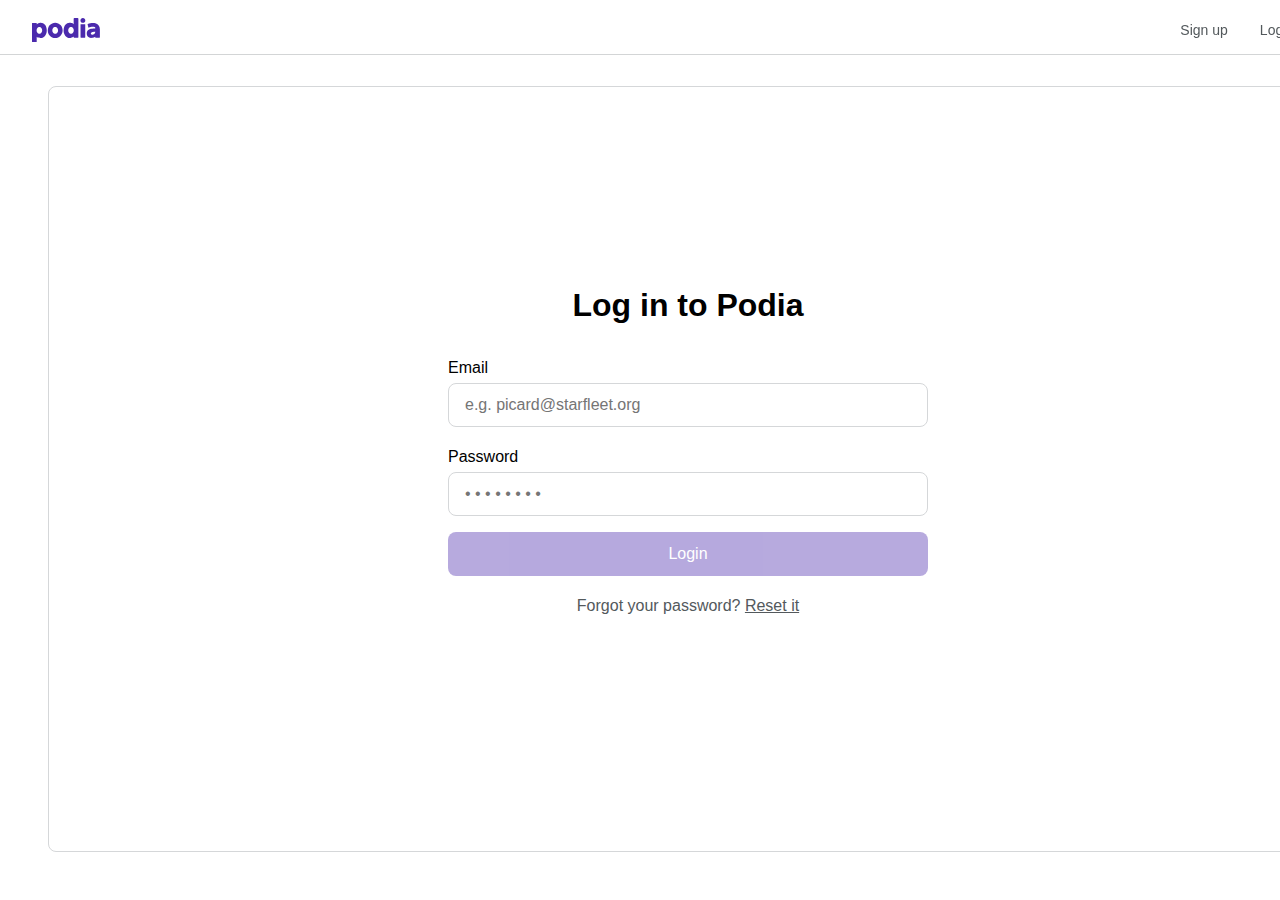
<file: login.html>
<!DOCTYPE html>
<html lang="en">

<head>
    <meta charset="UTF-8">
    <meta name="viewport" content="width=device-width, initial-scale=1.0">
    <title>Podia: Login</title>
    <link rel="stylesheet" href="login.css">
</head>

<body>
    <header class="main-nav">
        <div class="container-header-fluid">
            <div class="align-items-center">
                <div class="main-nav-logo d-flex align-items-center">
                    <a class="d-flex" href="https://app.podia.com/">
                        <svg xmlns="http://www.w3.org/2000/svg" width="99" height="35" viewBox="0 0 99 35" fill="none"
                            class="svg-primary">
                            <path
                                d="M33.7825 29.2191C32.2114 29.2191 30.7733 28.9307 29.4681 28.3539C28.1629 27.7772 27.0268 26.9906 26.06 25.9944C25.0932 24.9719 24.3439 23.7921 23.8122 22.4551C23.2804 21.118 23.0145 19.6891 23.0145 18.1685V18.0899C23.0145 16.5693 23.2804 15.1405 23.8122 13.8034C24.3681 12.4401 25.1174 11.2603 26.06 10.264C27.0268 9.24157 28.175 8.44195 29.5043 7.86517C30.8337 7.26217 32.2839 6.96067 33.855 6.96067C35.4261 6.96067 36.8643 7.26217 38.1695 7.86517C39.4989 8.44195 40.647 9.22846 41.6138 10.2247C42.5806 11.221 43.3299 12.3876 43.8616 13.7247C44.3934 15.0618 44.6593 16.4906 44.6593 18.0112V18.0899C44.6593 19.6105 44.3813 21.0524 43.8254 22.4157C43.2936 23.7528 42.5444 24.9326 41.5775 25.9551C40.6107 26.9513 39.4626 27.7509 38.1332 28.3539C36.8038 28.9307 35.3536 29.2191 33.7825 29.2191ZM33.855 22.8876C34.4835 22.8876 35.0515 22.7697 35.5591 22.5337C36.0666 22.2715 36.5017 21.9307 36.8643 21.5112C37.2268 21.0655 37.5048 20.5543 37.6982 19.9775C37.8915 19.4007 37.9882 18.7978 37.9882 18.1685V18.0899C37.9882 17.4345 37.8794 16.8184 37.6619 16.2416C37.4685 15.6386 37.1785 15.1273 36.7918 14.7079C36.4292 14.2622 35.982 13.9082 35.4503 13.6461C34.9427 13.3839 34.3868 13.2528 33.7825 13.2528C33.1541 13.2528 32.5861 13.3839 32.0785 13.6461C31.5709 13.882 31.1358 14.2228 30.7733 14.6685C30.4349 15.088 30.169 15.5861 29.9757 16.1629C29.7823 16.7397 29.6856 17.3558 29.6856 18.0112V18.0899C29.6856 18.7453 29.7823 19.3614 29.9757 19.9382C30.1932 20.515 30.4832 21.0262 30.8458 21.4719C31.2325 21.8914 31.6797 22.2322 32.1873 22.4944C32.6948 22.7566 33.2508 22.8876 33.855 22.8876Z"
                                fill="#4B2AAD"></path>
                            <path
                                d="M70.6559 3.5C70.6559 1.567 72.2229 0 74.1559 0H74.2983C76.2313 0 77.7983 1.567 77.7983 3.5V3.5C77.7983 5.433 76.2313 7 74.2983 7H74.1559C72.2229 7 70.6559 5.433 70.6559 3.5V3.5ZM70.8009 9.5C70.8009 9.22386 71.0247 9 71.3009 9H77.1532C77.4294 9 77.6532 9.22386 77.6532 9.5V28.2079C77.6532 28.484 77.4294 28.7079 77.1532 28.7079H71.3009C71.0247 28.7079 70.8009 28.484 70.8009 28.2079V9.5Z"
                                fill="#4B2AAD"></path>
                            <path fill-rule="evenodd" clip-rule="evenodd"
                                d="M54.82 29.1798C53.6598 29.1798 52.5479 28.9307 51.4844 28.4326C50.4451 27.9082 49.5266 27.1742 48.729 26.2303C47.9314 25.2865 47.2908 24.133 46.8074 22.7697C46.3482 21.4064 46.1186 19.8727 46.1186 18.1685V18.0899C46.1186 16.3595 46.3482 14.8127 46.8074 13.4494C47.2908 12.0599 47.9193 10.8933 48.6927 9.94944C49.4904 8.9794 50.4089 8.24532 51.4482 7.74719C52.5117 7.22285 53.6235 6.96067 54.7837 6.96067C54.7837 6.96067 59.302 7 60.7723 9V1C60.7723 0.447715 61.22 0 61.7723 0H66.6545C67.2068 0 67.6545 0.447715 67.6545 1V28.2079C67.6545 28.484 67.4307 28.7079 67.1545 28.7079H61.2659C60.9898 28.7079 60.7659 28.484 60.7659 28.2079V27C58.8119 29 54.82 29.1798 54.82 29.1798ZM58.4456 22.573C57.9622 22.809 57.4425 22.927 56.8866 22.927C56.3306 22.927 55.811 22.809 55.3276 22.573C54.8441 22.3371 54.4212 22.0094 54.0586 21.5899C53.696 21.1442 53.406 20.633 53.1885 20.0562C52.9709 19.4532 52.8622 18.7978 52.8622 18.0899V18.0112C52.8622 17.3034 52.9709 16.661 53.1885 16.0843C53.406 15.4813 53.696 14.97 54.0586 14.5506C54.4212 14.1049 54.8441 13.764 55.3276 13.5281C55.811 13.2921 56.3306 13.1742 56.8866 13.1742C57.4425 13.1742 57.9622 13.2921 58.4456 13.5281C58.9531 13.764 59.3882 14.1049 59.7508 14.5506C60.1133 14.97 60.3913 15.4813 60.5847 16.0843C60.8022 16.661 60.911 17.3034 60.911 18.0112V18.0899C60.911 18.7978 60.8022 19.4532 60.5847 20.0562C60.3913 20.633 60.1133 21.1442 59.7508 21.5899C59.3882 22.0094 58.9531 22.3371 58.4456 22.573Z"
                                fill="#4B2AAD"></path>
                            <path fill-rule="evenodd" clip-rule="evenodd"
                                d="M0 7.93258C0 7.65644 0.223858 7.43259 0.5 7.43259H6.38861C6.66475 7.43259 6.88861 7.65644 6.88861 7.93259V9.26405C6.88861 9.26405 8.67603 7.74719 10.8405 7.23596C11.4448 7.05243 12.1095 6.96067 12.8346 6.96067C13.9948 6.96067 15.0945 7.22285 16.1339 7.74719C17.1974 8.24532 18.1279 8.96629 18.9256 9.91011C19.7232 10.8539 20.3516 12.0075 20.8109 13.3708C21.2943 14.7341 21.536 16.2678 21.536 17.9719V18.0506C21.536 19.7809 21.2943 21.3408 20.8109 22.7303C20.3516 24.0936 19.7232 25.2603 18.9256 26.2303C18.1521 27.1742 17.2336 27.9082 16.1701 28.4326C15.1308 28.9307 14.031 29.1798 12.8708 29.1798C12.8708 29.1798 8.33168 29.1798 6.86139 27.5V34.5C6.86139 34.7761 6.63753 35 6.36139 35H0.5C0.223858 35 0 34.7761 0 34.5V7.93258ZM12.327 22.573C11.8436 22.809 11.3239 22.927 10.768 22.927C10.2121 22.927 9.68031 22.809 9.17273 22.573C8.68932 22.3371 8.26633 22.0094 7.90378 21.5899C7.54122 21.1442 7.25117 20.633 7.03363 20.0562C6.84027 19.4532 6.74359 18.7978 6.74359 18.0899V18.0112C6.74359 17.3034 6.84027 16.661 7.03363 16.0843C7.25117 15.4813 7.54122 14.97 7.90378 14.5506C8.26633 14.1049 8.68932 13.764 9.17273 13.5281C9.68031 13.2921 10.2121 13.1742 10.768 13.1742C11.3239 13.1742 11.8436 13.2921 12.327 13.5281C12.8104 13.764 13.2334 14.1049 13.5959 14.5506C13.9585 14.97 14.2486 15.4813 14.4661 16.0843C14.6836 16.661 14.7924 17.3034 14.7924 18.0112V18.0899C14.7924 18.7978 14.6836 19.4532 14.4661 20.0562C14.2486 20.6592 13.9585 21.1704 13.5959 21.5899C13.2334 22.0094 12.8104 22.3371 12.327 22.573Z"
                                fill="#4B2AAD"></path>
                            <path fill-rule="evenodd" clip-rule="evenodd"
                                d="M85.5128 13.1348C84.8201 13.3066 83.7836 13.6855 82.9398 14.0187C82.6599 14.1292 82.3445 13.9735 82.266 13.683L81.1114 9.4122C81.0473 9.1748 81.1648 8.92567 81.3911 8.82932C82.4769 8.36697 83.91 7.84612 85.0052 7.58989C86.2621 7.27528 87.7365 7.11798 89.4285 7.11798C89.4285 7.11798 99 7.11798 99 16.4775V28.2079C99 28.484 98.7761 28.7079 98.5 28.7079H92.7202C92.444 28.7079 92.2202 28.484 92.2202 28.2079V27.5C91.1584 29 86.4192 29.1798 86.4192 29.1798C80.5 28.7079 80 24 80 24C79 17.5 83.7979 15.5 87.5 15.5C91.5 15.5 92.5 15 92.5 15C92.5 13 89.4285 12.5 85.5128 13.1348ZM92.3289 20.1236C92.3289 24.2229 87 25.5 86 23.5C85 21 88 19.5 92.3289 20.1236Z"
                                fill="#4B2AAD"></path>
                        </svg>
                    </a>
                </div>

                <nav class="main-nav-links d-flex">
                    <div class="btn-row">
                        <a href="signup.html" class="btn">Sign up</a>
                        <a href="login.html" class="btn">Log in</a>
                    </div>
                </nav>
            </div>
        </div>
    </header>

    <main>
        <section>
            <div class="container-fluid">
                <div class="card">
                    <div class="card-body">
                        <div style="width: 480px;" class="mx-auto">
                            <h1 class="text-center">Log in to Podia</h1>
                            <form role="form" id="form">
                                <div class="form-group">
                                    <label for="email">Email</label>
                                    <input required="required" type="email" placeholder="e.g. picard@starfleet.org" class="form-control"
                                        id="email">
                                </div>
                                <div class="form-group">
                                    <label for="password">Password</label>
                                    <input required="required" type="password" placeholder="• • • • • • • •" class="form-control"
                                        id="password">
                                </div>
                                <button type="submit" block="true" class="btn-block" id="loginBtn">
                                    <span>Login</span>
                                </button>
                            </form>
                            <div class="text-center">
                                <span class="text-muted">
                                    Forgot your password?
                                    <u>
                                        <a href="reset.html" class="text-muted">Reset it</a>
                                    </u>
                                </span>
                            </div>
                        </div>
                    </div>
                </div>
            </div>
        </section>
    </main>

    <script src="login.js"></script>
</body>

</html>
</file>
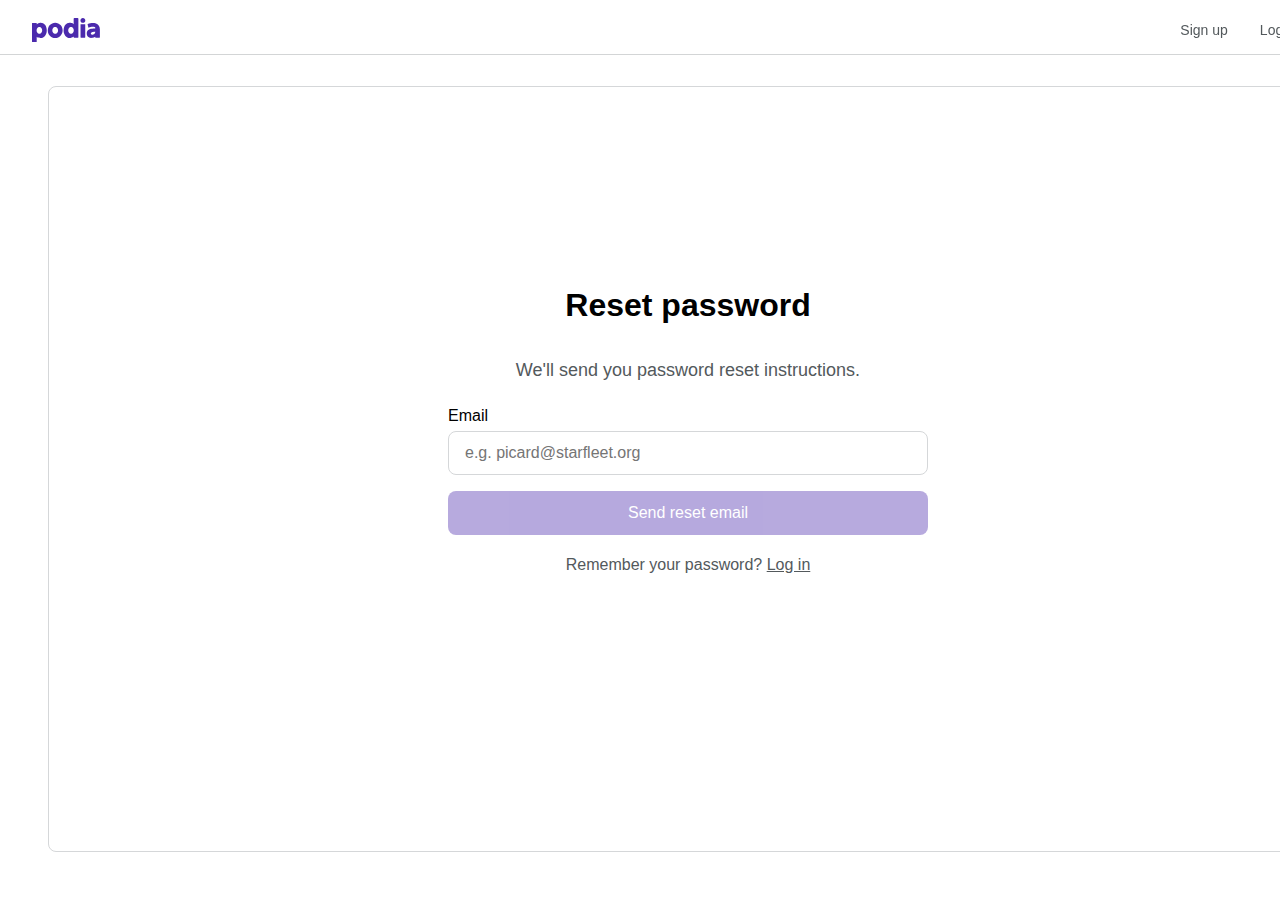
<file: reset.html>
<!DOCTYPE html>
<html lang="en">

<head>
    <meta charset="UTF-8">
    <meta name="viewport" content="width=device-width, initial-scale=1.0">
    <title>Podia: Reset paassword</title>
    <link rel="stylesheet" href="login.css">
</head>

<body>
    <header class="main-nav">
        <div class="container-header-fluid">
            <div class="align-items-center">
                <div class="main-nav-logo d-flex align-items-center">
                    <a class="d-flex" href="https://app.podia.com/">
                        <svg xmlns="http://www.w3.org/2000/svg" width="99" height="35" viewBox="0 0 99 35" fill="none"
                            class="svg-primary">
                            <path
                                d="M33.7825 29.2191C32.2114 29.2191 30.7733 28.9307 29.4681 28.3539C28.1629 27.7772 27.0268 26.9906 26.06 25.9944C25.0932 24.9719 24.3439 23.7921 23.8122 22.4551C23.2804 21.118 23.0145 19.6891 23.0145 18.1685V18.0899C23.0145 16.5693 23.2804 15.1405 23.8122 13.8034C24.3681 12.4401 25.1174 11.2603 26.06 10.264C27.0268 9.24157 28.175 8.44195 29.5043 7.86517C30.8337 7.26217 32.2839 6.96067 33.855 6.96067C35.4261 6.96067 36.8643 7.26217 38.1695 7.86517C39.4989 8.44195 40.647 9.22846 41.6138 10.2247C42.5806 11.221 43.3299 12.3876 43.8616 13.7247C44.3934 15.0618 44.6593 16.4906 44.6593 18.0112V18.0899C44.6593 19.6105 44.3813 21.0524 43.8254 22.4157C43.2936 23.7528 42.5444 24.9326 41.5775 25.9551C40.6107 26.9513 39.4626 27.7509 38.1332 28.3539C36.8038 28.9307 35.3536 29.2191 33.7825 29.2191ZM33.855 22.8876C34.4835 22.8876 35.0515 22.7697 35.5591 22.5337C36.0666 22.2715 36.5017 21.9307 36.8643 21.5112C37.2268 21.0655 37.5048 20.5543 37.6982 19.9775C37.8915 19.4007 37.9882 18.7978 37.9882 18.1685V18.0899C37.9882 17.4345 37.8794 16.8184 37.6619 16.2416C37.4685 15.6386 37.1785 15.1273 36.7918 14.7079C36.4292 14.2622 35.982 13.9082 35.4503 13.6461C34.9427 13.3839 34.3868 13.2528 33.7825 13.2528C33.1541 13.2528 32.5861 13.3839 32.0785 13.6461C31.5709 13.882 31.1358 14.2228 30.7733 14.6685C30.4349 15.088 30.169 15.5861 29.9757 16.1629C29.7823 16.7397 29.6856 17.3558 29.6856 18.0112V18.0899C29.6856 18.7453 29.7823 19.3614 29.9757 19.9382C30.1932 20.515 30.4832 21.0262 30.8458 21.4719C31.2325 21.8914 31.6797 22.2322 32.1873 22.4944C32.6948 22.7566 33.2508 22.8876 33.855 22.8876Z"
                                fill="#4B2AAD"></path>
                            <path
                                d="M70.6559 3.5C70.6559 1.567 72.2229 0 74.1559 0H74.2983C76.2313 0 77.7983 1.567 77.7983 3.5V3.5C77.7983 5.433 76.2313 7 74.2983 7H74.1559C72.2229 7 70.6559 5.433 70.6559 3.5V3.5ZM70.8009 9.5C70.8009 9.22386 71.0247 9 71.3009 9H77.1532C77.4294 9 77.6532 9.22386 77.6532 9.5V28.2079C77.6532 28.484 77.4294 28.7079 77.1532 28.7079H71.3009C71.0247 28.7079 70.8009 28.484 70.8009 28.2079V9.5Z"
                                fill="#4B2AAD"></path>
                            <path fill-rule="evenodd" clip-rule="evenodd"
                                d="M54.82 29.1798C53.6598 29.1798 52.5479 28.9307 51.4844 28.4326C50.4451 27.9082 49.5266 27.1742 48.729 26.2303C47.9314 25.2865 47.2908 24.133 46.8074 22.7697C46.3482 21.4064 46.1186 19.8727 46.1186 18.1685V18.0899C46.1186 16.3595 46.3482 14.8127 46.8074 13.4494C47.2908 12.0599 47.9193 10.8933 48.6927 9.94944C49.4904 8.9794 50.4089 8.24532 51.4482 7.74719C52.5117 7.22285 53.6235 6.96067 54.7837 6.96067C54.7837 6.96067 59.302 7 60.7723 9V1C60.7723 0.447715 61.22 0 61.7723 0H66.6545C67.2068 0 67.6545 0.447715 67.6545 1V28.2079C67.6545 28.484 67.4307 28.7079 67.1545 28.7079H61.2659C60.9898 28.7079 60.7659 28.484 60.7659 28.2079V27C58.8119 29 54.82 29.1798 54.82 29.1798ZM58.4456 22.573C57.9622 22.809 57.4425 22.927 56.8866 22.927C56.3306 22.927 55.811 22.809 55.3276 22.573C54.8441 22.3371 54.4212 22.0094 54.0586 21.5899C53.696 21.1442 53.406 20.633 53.1885 20.0562C52.9709 19.4532 52.8622 18.7978 52.8622 18.0899V18.0112C52.8622 17.3034 52.9709 16.661 53.1885 16.0843C53.406 15.4813 53.696 14.97 54.0586 14.5506C54.4212 14.1049 54.8441 13.764 55.3276 13.5281C55.811 13.2921 56.3306 13.1742 56.8866 13.1742C57.4425 13.1742 57.9622 13.2921 58.4456 13.5281C58.9531 13.764 59.3882 14.1049 59.7508 14.5506C60.1133 14.97 60.3913 15.4813 60.5847 16.0843C60.8022 16.661 60.911 17.3034 60.911 18.0112V18.0899C60.911 18.7978 60.8022 19.4532 60.5847 20.0562C60.3913 20.633 60.1133 21.1442 59.7508 21.5899C59.3882 22.0094 58.9531 22.3371 58.4456 22.573Z"
                                fill="#4B2AAD"></path>
                            <path fill-rule="evenodd" clip-rule="evenodd"
                                d="M0 7.93258C0 7.65644 0.223858 7.43259 0.5 7.43259H6.38861C6.66475 7.43259 6.88861 7.65644 6.88861 7.93259V9.26405C6.88861 9.26405 8.67603 7.74719 10.8405 7.23596C11.4448 7.05243 12.1095 6.96067 12.8346 6.96067C13.9948 6.96067 15.0945 7.22285 16.1339 7.74719C17.1974 8.24532 18.1279 8.96629 18.9256 9.91011C19.7232 10.8539 20.3516 12.0075 20.8109 13.3708C21.2943 14.7341 21.536 16.2678 21.536 17.9719V18.0506C21.536 19.7809 21.2943 21.3408 20.8109 22.7303C20.3516 24.0936 19.7232 25.2603 18.9256 26.2303C18.1521 27.1742 17.2336 27.9082 16.1701 28.4326C15.1308 28.9307 14.031 29.1798 12.8708 29.1798C12.8708 29.1798 8.33168 29.1798 6.86139 27.5V34.5C6.86139 34.7761 6.63753 35 6.36139 35H0.5C0.223858 35 0 34.7761 0 34.5V7.93258ZM12.327 22.573C11.8436 22.809 11.3239 22.927 10.768 22.927C10.2121 22.927 9.68031 22.809 9.17273 22.573C8.68932 22.3371 8.26633 22.0094 7.90378 21.5899C7.54122 21.1442 7.25117 20.633 7.03363 20.0562C6.84027 19.4532 6.74359 18.7978 6.74359 18.0899V18.0112C6.74359 17.3034 6.84027 16.661 7.03363 16.0843C7.25117 15.4813 7.54122 14.97 7.90378 14.5506C8.26633 14.1049 8.68932 13.764 9.17273 13.5281C9.68031 13.2921 10.2121 13.1742 10.768 13.1742C11.3239 13.1742 11.8436 13.2921 12.327 13.5281C12.8104 13.764 13.2334 14.1049 13.5959 14.5506C13.9585 14.97 14.2486 15.4813 14.4661 16.0843C14.6836 16.661 14.7924 17.3034 14.7924 18.0112V18.0899C14.7924 18.7978 14.6836 19.4532 14.4661 20.0562C14.2486 20.6592 13.9585 21.1704 13.5959 21.5899C13.2334 22.0094 12.8104 22.3371 12.327 22.573Z"
                                fill="#4B2AAD"></path>
                            <path fill-rule="evenodd" clip-rule="evenodd"
                                d="M85.5128 13.1348C84.8201 13.3066 83.7836 13.6855 82.9398 14.0187C82.6599 14.1292 82.3445 13.9735 82.266 13.683L81.1114 9.4122C81.0473 9.1748 81.1648 8.92567 81.3911 8.82932C82.4769 8.36697 83.91 7.84612 85.0052 7.58989C86.2621 7.27528 87.7365 7.11798 89.4285 7.11798C89.4285 7.11798 99 7.11798 99 16.4775V28.2079C99 28.484 98.7761 28.7079 98.5 28.7079H92.7202C92.444 28.7079 92.2202 28.484 92.2202 28.2079V27.5C91.1584 29 86.4192 29.1798 86.4192 29.1798C80.5 28.7079 80 24 80 24C79 17.5 83.7979 15.5 87.5 15.5C91.5 15.5 92.5 15 92.5 15C92.5 13 89.4285 12.5 85.5128 13.1348ZM92.3289 20.1236C92.3289 24.2229 87 25.5 86 23.5C85 21 88 19.5 92.3289 20.1236Z"
                                fill="#4B2AAD"></path>
                        </svg>
                    </a>
                </div>

                <nav class="main-nav-links d-flex">
                    <div class="btn-row">
                        <a href="signup.html" class="btn">Sign up</a>
                        <a href="login.html" class="btn">Log in</a>
                    </div>
                </nav>
            </div>
        </div>
    </header>

    <main>
        <section>
            <div class="container-fluid">
                <div class="card">
                    <div class="card-body">
                        <div style="width: 480px;" class="mx-auto">
                            <h1 class="text-center">Reset password</h1>
                            <p class="text-lg text-center text-muted">We'll send you password reset instructions.</p>
                            <form role="form">
                                <div class="form-group">
                                    <label for="email">Email</label>
                                    <input type="email" placeholder="e.g. picard@starfleet.org" class="form-control"
                                        id="email" required>
                                </div>
                                <button type="submit" block="true" class="btn-block" id="resetBtn">
                                    <span>Send reset email</span>
                                </button>
                            </form>
                            <div class="text-center">
                                <span class="text-muted">
                                    Remember your password?
                                    <u>
                                        <a href="login.html" class="text-muted">Log in</a>
                                    </u>
                                </span>
                            </div>
                        </div>
                    </div>
                </div>
            </div>
        </section>
    </main>

    <script>
        const emailInput = document.getElementById('email');
        const resetBtn = document.getElementById('resetBtn');

        emailInput.addEventListener('input', toggleOpacity);

        function validateEmail(email) {
            // expression for email validation
            const emailRegex = /^[^\s@]+@[^\s@]+\.[^\s@]+$/;
            return emailRegex.test(email);
        }

        function toggleOpacity() {
            const email = emailInput.value.trim();
            const isValidEmail = validateEmail(email);

            if (isValidEmail) {
                resetBtn.style.opacity = 1;
            } else {
                resetBtn.style.opacity = 0.4;
            }
        }
    </script>

</body>

</html>
</file>
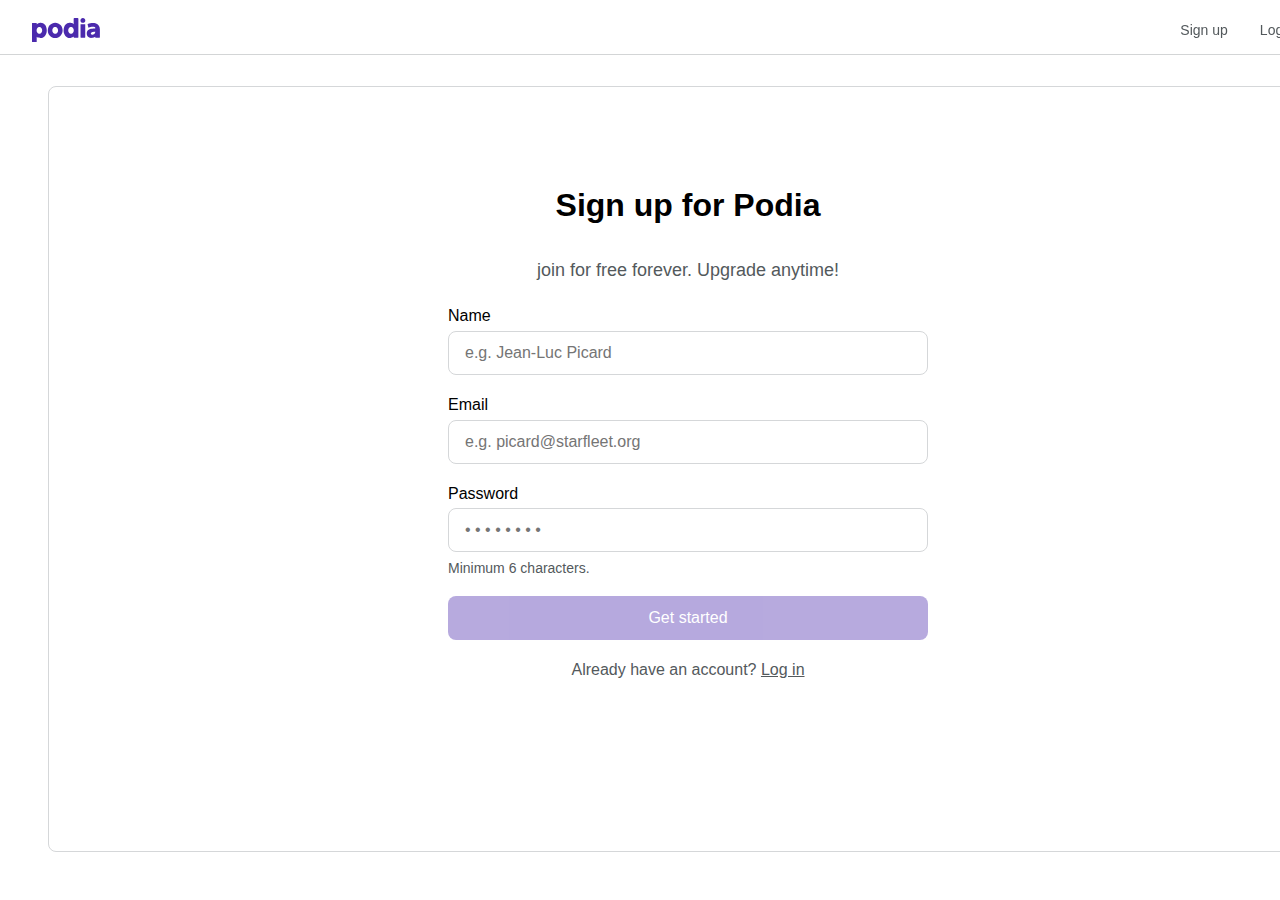
<file: signup.html>
<!DOCTYPE html>
<html lang="en">

<head>
	<meta charset="UTF-8">
	<meta name="viewport" content="width=device-width, initial-scale=1.0">
	<title>Podia: Signup</title>
	<link rel="stylesheet" href="login.css">
</head>

<body>
	<header class="main-nav">
		<div class="container-header-fluid">
			<div class="align-items-center">
				<div class="main-nav-logo d-flex align-items-center">
					<a class="d-flex" href="https://app.podia.com/">
						<svg xmlns="http://www.w3.org/2000/svg" width="99" height="35" viewBox="0 0 99 35" fill="none"
							class="svg-primary">
							<path
								d="M33.7825 29.2191C32.2114 29.2191 30.7733 28.9307 29.4681 28.3539C28.1629 27.7772 27.0268 26.9906 26.06 25.9944C25.0932 24.9719 24.3439 23.7921 23.8122 22.4551C23.2804 21.118 23.0145 19.6891 23.0145 18.1685V18.0899C23.0145 16.5693 23.2804 15.1405 23.8122 13.8034C24.3681 12.4401 25.1174 11.2603 26.06 10.264C27.0268 9.24157 28.175 8.44195 29.5043 7.86517C30.8337 7.26217 32.2839 6.96067 33.855 6.96067C35.4261 6.96067 36.8643 7.26217 38.1695 7.86517C39.4989 8.44195 40.647 9.22846 41.6138 10.2247C42.5806 11.221 43.3299 12.3876 43.8616 13.7247C44.3934 15.0618 44.6593 16.4906 44.6593 18.0112V18.0899C44.6593 19.6105 44.3813 21.0524 43.8254 22.4157C43.2936 23.7528 42.5444 24.9326 41.5775 25.9551C40.6107 26.9513 39.4626 27.7509 38.1332 28.3539C36.8038 28.9307 35.3536 29.2191 33.7825 29.2191ZM33.855 22.8876C34.4835 22.8876 35.0515 22.7697 35.5591 22.5337C36.0666 22.2715 36.5017 21.9307 36.8643 21.5112C37.2268 21.0655 37.5048 20.5543 37.6982 19.9775C37.8915 19.4007 37.9882 18.7978 37.9882 18.1685V18.0899C37.9882 17.4345 37.8794 16.8184 37.6619 16.2416C37.4685 15.6386 37.1785 15.1273 36.7918 14.7079C36.4292 14.2622 35.982 13.9082 35.4503 13.6461C34.9427 13.3839 34.3868 13.2528 33.7825 13.2528C33.1541 13.2528 32.5861 13.3839 32.0785 13.6461C31.5709 13.882 31.1358 14.2228 30.7733 14.6685C30.4349 15.088 30.169 15.5861 29.9757 16.1629C29.7823 16.7397 29.6856 17.3558 29.6856 18.0112V18.0899C29.6856 18.7453 29.7823 19.3614 29.9757 19.9382C30.1932 20.515 30.4832 21.0262 30.8458 21.4719C31.2325 21.8914 31.6797 22.2322 32.1873 22.4944C32.6948 22.7566 33.2508 22.8876 33.855 22.8876Z"
								fill="#4B2AAD"></path>
							<path
								d="M70.6559 3.5C70.6559 1.567 72.2229 0 74.1559 0H74.2983C76.2313 0 77.7983 1.567 77.7983 3.5V3.5C77.7983 5.433 76.2313 7 74.2983 7H74.1559C72.2229 7 70.6559 5.433 70.6559 3.5V3.5ZM70.8009 9.5C70.8009 9.22386 71.0247 9 71.3009 9H77.1532C77.4294 9 77.6532 9.22386 77.6532 9.5V28.2079C77.6532 28.484 77.4294 28.7079 77.1532 28.7079H71.3009C71.0247 28.7079 70.8009 28.484 70.8009 28.2079V9.5Z"
								fill="#4B2AAD"></path>
							<path fill-rule="evenodd" clip-rule="evenodd"
								d="M54.82 29.1798C53.6598 29.1798 52.5479 28.9307 51.4844 28.4326C50.4451 27.9082 49.5266 27.1742 48.729 26.2303C47.9314 25.2865 47.2908 24.133 46.8074 22.7697C46.3482 21.4064 46.1186 19.8727 46.1186 18.1685V18.0899C46.1186 16.3595 46.3482 14.8127 46.8074 13.4494C47.2908 12.0599 47.9193 10.8933 48.6927 9.94944C49.4904 8.9794 50.4089 8.24532 51.4482 7.74719C52.5117 7.22285 53.6235 6.96067 54.7837 6.96067C54.7837 6.96067 59.302 7 60.7723 9V1C60.7723 0.447715 61.22 0 61.7723 0H66.6545C67.2068 0 67.6545 0.447715 67.6545 1V28.2079C67.6545 28.484 67.4307 28.7079 67.1545 28.7079H61.2659C60.9898 28.7079 60.7659 28.484 60.7659 28.2079V27C58.8119 29 54.82 29.1798 54.82 29.1798ZM58.4456 22.573C57.9622 22.809 57.4425 22.927 56.8866 22.927C56.3306 22.927 55.811 22.809 55.3276 22.573C54.8441 22.3371 54.4212 22.0094 54.0586 21.5899C53.696 21.1442 53.406 20.633 53.1885 20.0562C52.9709 19.4532 52.8622 18.7978 52.8622 18.0899V18.0112C52.8622 17.3034 52.9709 16.661 53.1885 16.0843C53.406 15.4813 53.696 14.97 54.0586 14.5506C54.4212 14.1049 54.8441 13.764 55.3276 13.5281C55.811 13.2921 56.3306 13.1742 56.8866 13.1742C57.4425 13.1742 57.9622 13.2921 58.4456 13.5281C58.9531 13.764 59.3882 14.1049 59.7508 14.5506C60.1133 14.97 60.3913 15.4813 60.5847 16.0843C60.8022 16.661 60.911 17.3034 60.911 18.0112V18.0899C60.911 18.7978 60.8022 19.4532 60.5847 20.0562C60.3913 20.633 60.1133 21.1442 59.7508 21.5899C59.3882 22.0094 58.9531 22.3371 58.4456 22.573Z"
								fill="#4B2AAD"></path>
							<path fill-rule="evenodd" clip-rule="evenodd"
								d="M0 7.93258C0 7.65644 0.223858 7.43259 0.5 7.43259H6.38861C6.66475 7.43259 6.88861 7.65644 6.88861 7.93259V9.26405C6.88861 9.26405 8.67603 7.74719 10.8405 7.23596C11.4448 7.05243 12.1095 6.96067 12.8346 6.96067C13.9948 6.96067 15.0945 7.22285 16.1339 7.74719C17.1974 8.24532 18.1279 8.96629 18.9256 9.91011C19.7232 10.8539 20.3516 12.0075 20.8109 13.3708C21.2943 14.7341 21.536 16.2678 21.536 17.9719V18.0506C21.536 19.7809 21.2943 21.3408 20.8109 22.7303C20.3516 24.0936 19.7232 25.2603 18.9256 26.2303C18.1521 27.1742 17.2336 27.9082 16.1701 28.4326C15.1308 28.9307 14.031 29.1798 12.8708 29.1798C12.8708 29.1798 8.33168 29.1798 6.86139 27.5V34.5C6.86139 34.7761 6.63753 35 6.36139 35H0.5C0.223858 35 0 34.7761 0 34.5V7.93258ZM12.327 22.573C11.8436 22.809 11.3239 22.927 10.768 22.927C10.2121 22.927 9.68031 22.809 9.17273 22.573C8.68932 22.3371 8.26633 22.0094 7.90378 21.5899C7.54122 21.1442 7.25117 20.633 7.03363 20.0562C6.84027 19.4532 6.74359 18.7978 6.74359 18.0899V18.0112C6.74359 17.3034 6.84027 16.661 7.03363 16.0843C7.25117 15.4813 7.54122 14.97 7.90378 14.5506C8.26633 14.1049 8.68932 13.764 9.17273 13.5281C9.68031 13.2921 10.2121 13.1742 10.768 13.1742C11.3239 13.1742 11.8436 13.2921 12.327 13.5281C12.8104 13.764 13.2334 14.1049 13.5959 14.5506C13.9585 14.97 14.2486 15.4813 14.4661 16.0843C14.6836 16.661 14.7924 17.3034 14.7924 18.0112V18.0899C14.7924 18.7978 14.6836 19.4532 14.4661 20.0562C14.2486 20.6592 13.9585 21.1704 13.5959 21.5899C13.2334 22.0094 12.8104 22.3371 12.327 22.573Z"
								fill="#4B2AAD"></path>
							<path fill-rule="evenodd" clip-rule="evenodd"
								d="M85.5128 13.1348C84.8201 13.3066 83.7836 13.6855 82.9398 14.0187C82.6599 14.1292 82.3445 13.9735 82.266 13.683L81.1114 9.4122C81.0473 9.1748 81.1648 8.92567 81.3911 8.82932C82.4769 8.36697 83.91 7.84612 85.0052 7.58989C86.2621 7.27528 87.7365 7.11798 89.4285 7.11798C89.4285 7.11798 99 7.11798 99 16.4775V28.2079C99 28.484 98.7761 28.7079 98.5 28.7079H92.7202C92.444 28.7079 92.2202 28.484 92.2202 28.2079V27.5C91.1584 29 86.4192 29.1798 86.4192 29.1798C80.5 28.7079 80 24 80 24C79 17.5 83.7979 15.5 87.5 15.5C91.5 15.5 92.5 15 92.5 15C92.5 13 89.4285 12.5 85.5128 13.1348ZM92.3289 20.1236C92.3289 24.2229 87 25.5 86 23.5C85 21 88 19.5 92.3289 20.1236Z"
								fill="#4B2AAD"></path>
						</svg>
					</a>
				</div>

				<nav class="main-nav-links d-flex">
					<div class="btn-row">
						<a href="signup.html" class="btn">Sign up</a>
						<a href="login.html" class="btn">Log in</a>
					</div>
				</nav>
			</div>
		</div>
	</header>

	<main>
		<section>
			<div class="container-fluid">
				<div class="card">
					<div class="card-body">
						<div style="width: 480px;" class="mx-auto white-space">
							<h1 class="text-center">Sign up for Podia</h1>
							<p class="text-lg text-center text-muted">join for free forever. Upgrade anytime!</p>
							<form role="form">
								<div class="form-group">
									<label for="name">Name</label>
									<input type="name" placeholder="e.g. Jean-Luc Picard" class="form-control" id="name" required>
								</div>
								<div class="form-group">
									<label for="email">Email</label>
									<input type="email" placeholder="e.g. picard@starfleet.org" class="form-control" id="email" required>
								</div>
								<div class="form-group">
									<label for="password">Password</label>
									<input type="password" placeholder="• • • • • • • •" class="form-control" id="password" required>
									<small class="form-text text-muted">Minimum 6 characters.</small>
								</div>
								<button type="submit" block="true" class="btn-block" id="signupBtn">
									<span>Get started</span>
								</button>
							</form>
							<div class="text-center">
								<span class="text-muted">
									Already have an account?
									<u>
										<a href="login.html" class="text-muted">Log in</a>
									</u>
								</span>
							</div>
						</div>
					</div>
				</div>
			</div>
		</section>
	</main>
	<script>
		const nameInput = document.getElementById('name');
		const emailInput = document.getElementById('email');
		const passwordInput = document.getElementById('password');
		const signupBtn = document.getElementById('signupBtn');

		nameInput.addEventListener('input', toggleButtonOpacity);
		emailInput.addEventListener('input', toggleButtonOpacity);
		passwordInput.addEventListener('input', function () {
			toggleButtonOpacity();
			validatePasswordLength();
		});

		function toggleButtonOpacity() {

			if (nameInput.value.trim() !== "" && emailInput.value.trim() !== "" && passwordInput.value.length >= 6) {
				signupBtn.style.opacity = 1;
			} else {
				signupBtn.style.opacity = 0.4;
			}
		}

		function validatePasswordLength() {
			const passwordLength = passwordInput.value.length;
			if (passwordLength < 6) {
				passwordInput.setCustomValidity("Please lengthen this text to 6 characters or more (you are currently using " + passwordLength + " character" + (passwordLength === 1 ? "" : "s") + ")");
			} else {
				passwordInput.setCustomValidity("");
			}
		}
	</script>
</body>

</html>
</file>
<file: login.css>
body {
  margin: 0;
  padding: 0;
  font-family: "Inter", sans-serif;
  font-size: 1rem;
  font-weight: 400;
  line-height: 1.75;
  text-align: left;
  background-color: #fff;
}

header {
  height: 30px;
  display: block;
  align-items: center;
}

.main-nav {
  box-shadow: 0 1px rgba(13, 22, 27, 0.18);
  padding-bottom: 12px;
  padding-top: 12px;
  position: sticky;
  top: 0;
  z-index: 1020;
  background-color: #fff;
}

.container-header-fluid {
  max-width: 1440px;
  width: 100%;
  margin-right: auto;
  margin-left: auto;
}

@media (min-width: 576px) {
  .container-header-fluid {
    padding-left: 32px;
    padding-right: 32px;
  }
}

.align-items-center {
  align-items: center;
  display: flex;
}

.main-nav-logo {
  flex-grow: 3;
  flex-shrink: 1;
  flex-basis: 0%;
}

.main-nav-logo svg {
  height: 24px;
  width: auto;
}

.svg-primary {
  fill: #4b2aad;
}

svg {
  overflow: hidden;
  vertical-align: middle;
}

.d-flex {
  display: flex;
}

a {
  color: #4b2aad;
  text-decoration: none;
  background-color: transparent;
}

.main-nav-links {
  flex-grow: 9;
  justify-content: flex-end;
}

.main-nav-logo,
.main-nav-links {
  flex-shrink: 1;
  flex-basis: 0%;
}

.btn-row {
  justify-content: flex-start;
  gap: 0.25rem;
  display: flex;
  flex-wrap: wrap;
}

.btn {
  padding: 0.375rem 0.875rem;
  font-size: 0.875rem;
  line-height: 1.7142857143;
  border-radius: 0.5rem;
  cursor: pointer;
  color: #53595c;
  background-color: transparent;
  border-color: #edeff0;
  display: inline-block;
  font-weight: 500;
  text-align: center;
  white-space: nowrap;
  vertical-align: middle;
  user-select: none;
  border: 0 solid transparent;
  transition: background-color 0.1s;
}

.btn:hover {
  background-color: #edeff0;
}

.container-fluid {
  display: flex;
  flex-direction: column;
  min-height: calc(92vh - 62px);
  max-width: 1440px;
  width: 100%;
  margin-right: auto;
  margin-left: auto;
}

@media only screen and (min-width: 576px) {
  .container-fluid {
    padding-bottom: 32px;
    padding-top: 32px;
  }
}

@media only screen and (min-width: 992px) {
  .container-fluid {
    padding-left: 48px;
    padding-right: 48px;
  }
}

.card {
  position: relative;
  display: flex;
  flex: 1 1 auto;
  flex-direction: column;
  min-width: 0;
  word-wrap: break-word;
  background-color: #fff;
  background-clip: border-box;
  border: 1px solid #d5d7d9;
  border-radius: 0.5rem;
}

.card-body {
  display: flex;
  flex-direction: column;
  flex: 1 1 auto;
  min-height: 1px;
  align-items: center;
  padding-left: 28px;
  padding-right: 28px;
  padding-bottom: 24px;
  padding-top: 24px;
}

.mx-auto {
  padding-top: 150px;
  margin-left: auto;
  margin-right: auto;
}

.white-space {
  padding-top: 50px;
}

div {
  display: block;
  unicode-bidi: isolate;
}

form {
  display: block;
  margin-top: 0em;
  unicode-bidi: isolate;
}

label {
  line-height: 1.35rem;
  font-weight: 500;
  margin-bottom: 0.25rem;
  display: inline-block;
  cursor: default;
}

.form-group {
  margin-bottom: 1rem;
}

.form-control {
  display: block;
  width: 93%;
  height: auto;
  padding: 0.4375rem 1rem;
  font-size: 1rem;
  font-weight: 400;
  line-height: 1.75;
  color: #0d161b;
  background-color: #fff;
  background-clip: padding-box;
  border: 1px solid #d5d7d9;
  border-radius: 0.5rem;
  transition: border-color 0.3s ease, box-shadow 0.3s ease;
  outline: none;
}

.form-control:focus {
  border-color: #4b2aad;
  box-shadow: 0 0 0 3px rgba(183, 170, 222, 0.5);
}

button,
input {
  overflow: visible;
  margin: 0;
  font-family: inherit;
}

button {
  vertical-align: middle;
  text-transform: none;
  padding-inline: 6px;
  padding-block: 1px;
  text-shadow: none;
  text-indent: 0px;
  word-spacing: normal;
  letter-spacing: normal;
  text-rendering: auto;
}

.btn-block {
  color: #fff;
  background-color: #4b2aad;
  border-color: #4b2aad;
  opacity: 0.4;
  cursor: pointer;
  margin-left: 0;
  margin-right: 0;
  width: 100%;
  display: block;
  font-weight: 500;
  text-align: center;
  white-space: nowrap;
  user-select: none;
  border: 0 solid transparent;
  padding: 8px 18px;
  font-size: 1rem;
  line-height: 1.75;
  border-radius: 0.5rem;
}

.text-center {
  text-align: center;
  margin-top: 16px;
}

.text-lg {
  font-size: 1.125rem;
  line-height: 1.7777777778;
  margin-bottom: 16px;
}

.text-muted {
  color: #53595c;
}

small {
  font-weight: 400;
}

.form-text {
  font-size: 0.875rem;
  line-height: 1.7142857143;
  display: block;
  margin-top: 0.25rem;
}

u {
  text-decoration: underline;
}

@media only screen and (max-width: 767px) {
  body {
    margin: 0;
    padding: 0;
    overflow: hidden;
  }
  
  
  main {
    overflow: hidden;
  }

  .main-nav .main-nav-logo {
    margin-left: 20px;
  }


  .form-group input,
  .btn-block {
    width: 70%;
  }

  .text-center {
    align-items: center;
    width: 350px;
  }

  .card {
    margin-top: 30px;
    padding-bottom: 40px;
    width: 100%;
    height: auto;
    overflow: hidden;
  }
}
</file>
